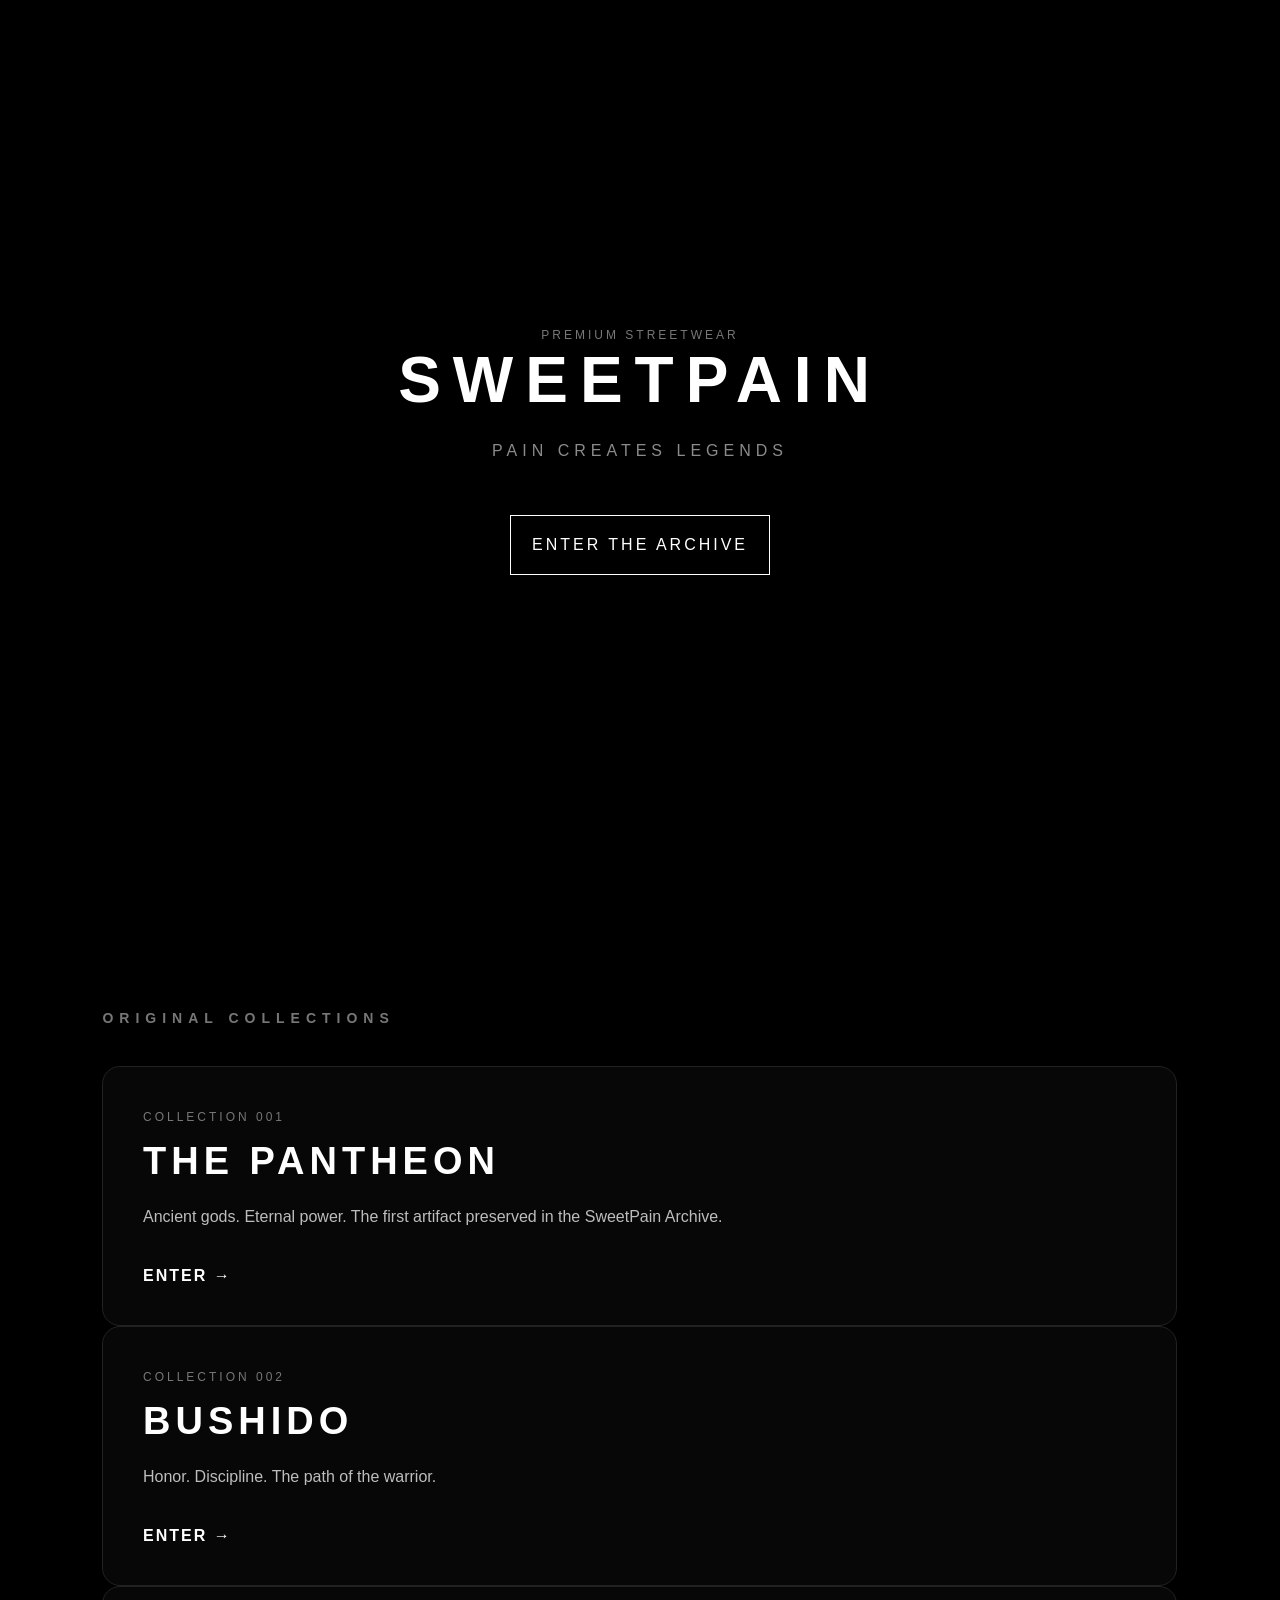
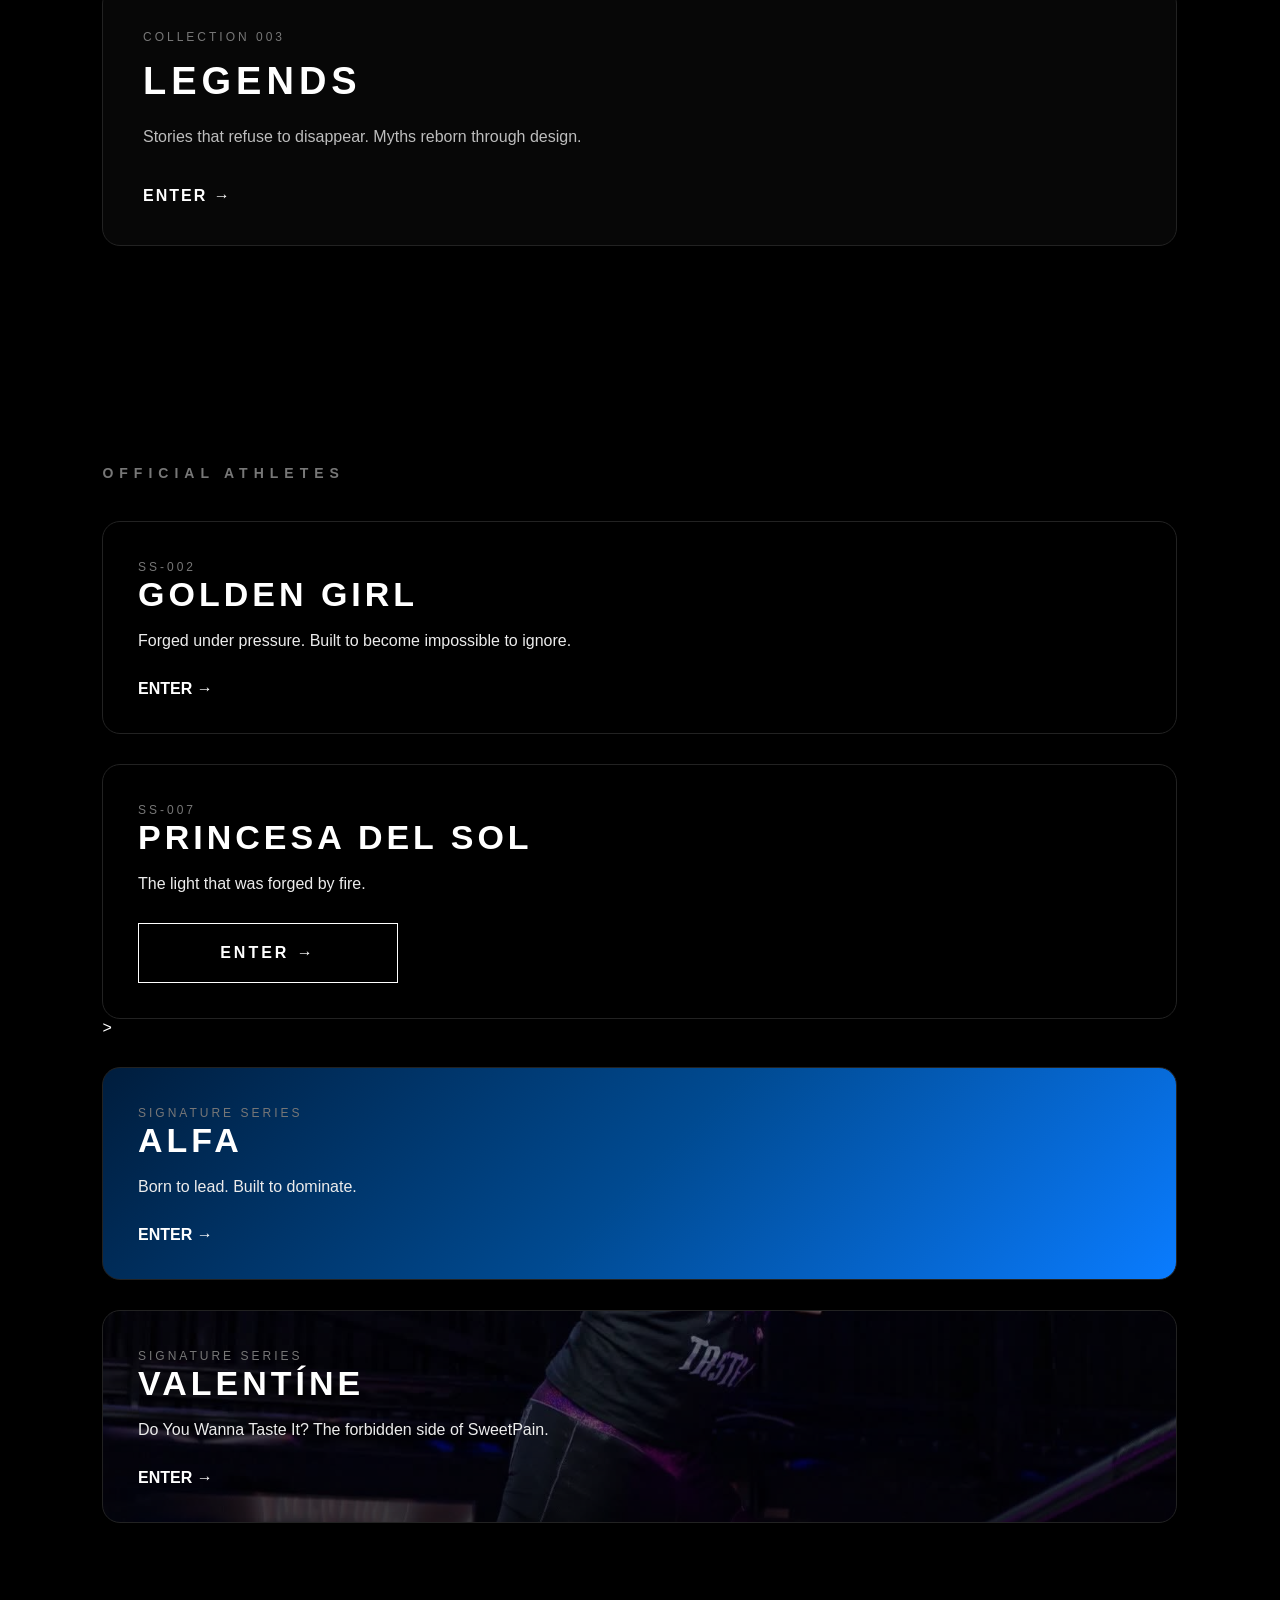
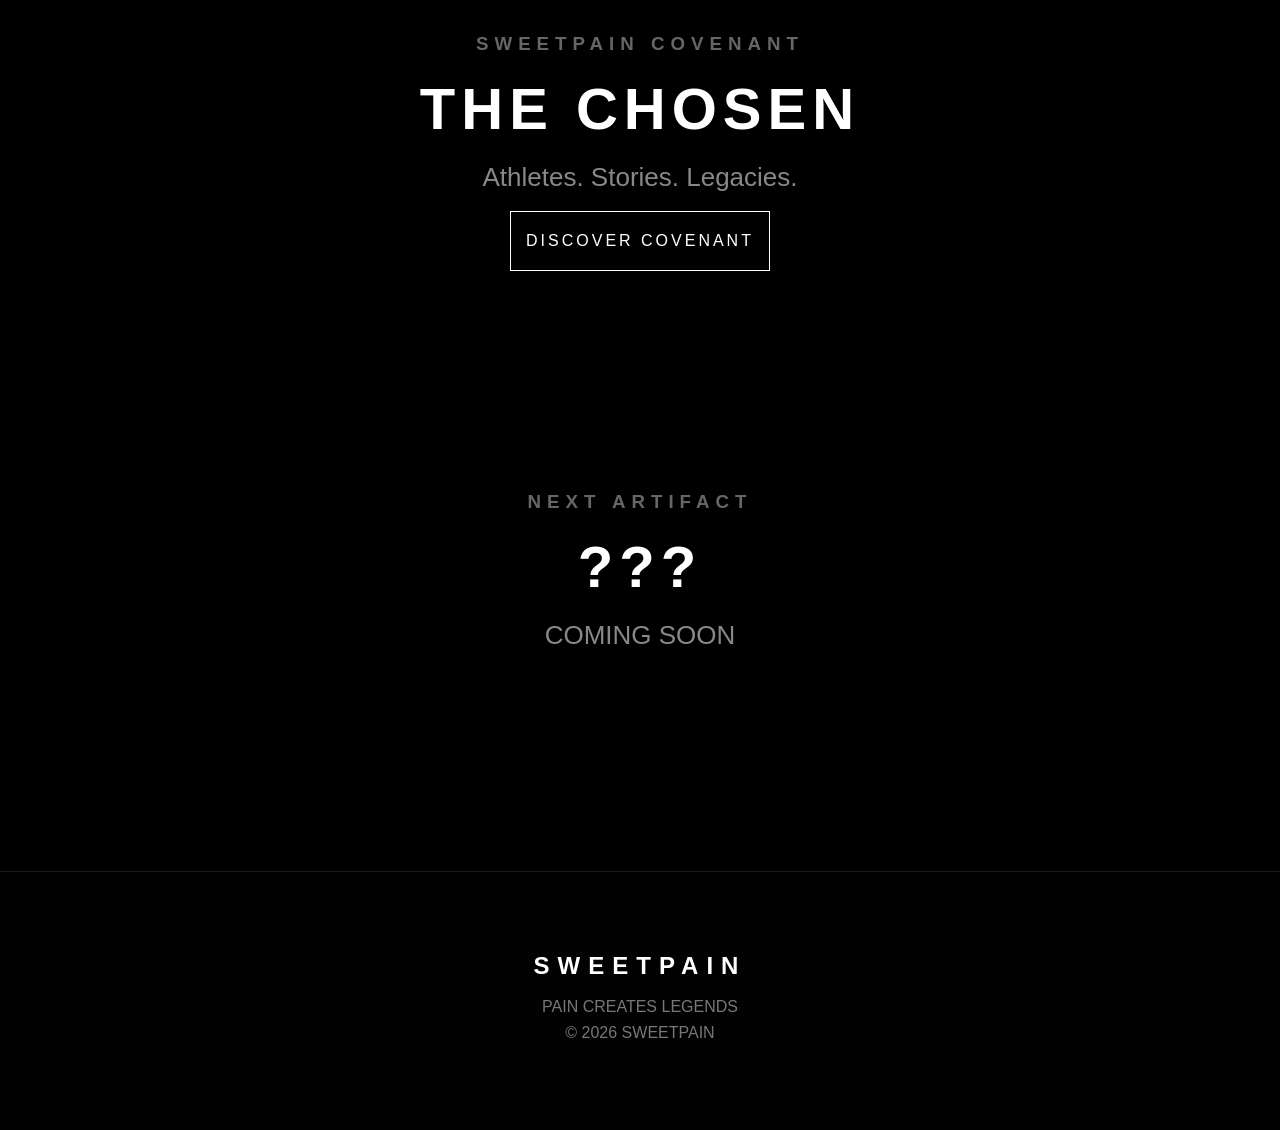
<file: index.html>
<!DOCTYPE html>
<html lang="en">

<head>

<meta charset="UTF-8">

<meta name="viewport" content="width=device-width, initial-scale=1.0">

<title>SWEETPAIN | Archive</title>

<meta name="description" content="Pain Creates Legends. Premium Streetwear Archive.">

<link rel="stylesheet" href="style.css">

</head>


<body>


<!-- ======================================
LOADER
====================================== -->


<div id="loader">

<div class="loader-content">

<h1>SWEETPAIN</h1>

<p>LOADING ARCHIVE...</p>

<div class="loader-bar">

<div class="loader-progress"></div>

</div>

</div>

</div>



<!-- ======================================
TRANSITION
====================================== -->


<div id="transition">

<h1>ACCESS GRANTED</h1>

</div>



<!-- ======================================
HOME HERO
====================================== -->


<header class="hero">


<div class="hero-content">


<span class="small">

PREMIUM STREETWEAR

</span>


<h1>

SWEETPAIN

</h1>


<p>

PAIN CREATES LEGENDS

</p>



<a href="#archive" class="enterButton">

ENTER THE ARCHIVE

</a>


</div>


</header>





<main>



<!-- ======================================
THE ARCHIVE
====================================== -->


<section id="archive">


<div class="category">


<h3>

ORIGINAL COLLECTIONS

</h3>


</div>




<div class="cardGrid">



<!-- PANTHEON -->


<article class="card">


<span class="small">

COLLECTION 001

</span>


<h2>

THE PANTHEON

</h2>


<p>

Ancient gods. Eternal power.

The first artifact preserved in the SweetPain Archive.

</p>



<a href="pantheon.html">

ENTER →

</a>



</article>





<!-- BUSHIDO -->


<article class="card">


<span class="small">

COLLECTION 002

</span>


<h2>

BUSHIDO

</h2>


<p>

Honor.

Discipline.

The path of the warrior.

</p>



<a href="bushido.html">

ENTER →

</a>



</article>





<!-- LEGENDS -->


<article class="card">


<span class="small">

COLLECTION 003

</span>


<h2>

LEGENDS

</h2>


<p>

Stories that refuse to disappear.

Myths reborn through design.

</p>



<a href="legends.html">

ENTER →

</a>



</article>




</div>


</section>





<!-- ======================================
SIGNATURE SERIES
====================================== -->


<section>


<div class="category">


<h3>

OFFICIAL ATHLETES

</h3>


</div>




<div class="signatureGrid">





<!-- GOLDEN GIRL -->


<article class="signature">


<span class="small">

SS-002

</span>


<h2>

GOLDEN GIRL

</h2>


<p>

Forged under pressure.

Built to become impossible to ignore.

</p>


<a href="goldengirl.html">

ENTER →

</a>


</article>

  
  
  
<!-- PRINCESA DEL SOL -->

<article class="signature">


<span class="small">


        SS-007

    </span>


    <h2>

        PRINCESA DEL SOL

    </h2>


    <p>

        The light that was forged by fire.

    </p>


    <a href="princesa.html" class="enterButton">

        ENTER →

    </a>


</article>>










<!-- ALFA -->


<article class="signature alfa">


<span class="small">

SIGNATURE SERIES

</span>


<h2>

ALFA

</h2>


<p>

Born to lead.

Built to dominate.

</p>


<a href="alfa.html">

ENTER →

</a>


</article>






<!-- ======================================
VALENTÍNE
====================================== -->


<article class="signature valentine">


<span class="small">

SIGNATURE SERIES

</span>


<h2>

VALENTÍNE

</h2>


<p>

Do You Wanna Taste It?

The forbidden side of SweetPain.

</p>


<a href="valentine.html">

ENTER →

</a>


</article>




<!-- ======================================
SWEETPAIN COVENANT
====================================== -->


<section class="locked">


<h3>

SWEETPAIN COVENANT

</h3>


<h1>

THE CHOSEN

</h1>


<p>

Athletes.

Stories.

Legacies.

</p>


<br>


<a href="covenant.html" class="enterButton">

DISCOVER COVENANT

</a>


</section>






<!-- ======================================
NEXT RELEASE
====================================== -->


<section class="locked">


<h3>

NEXT ARTIFACT

</h3>


<h1>

???

</h1>


<p>

COMING SOON

</p>


</section>





</main>






<!-- ======================================
FOOTER
====================================== -->


<footer>


<h2>

SWEETPAIN

</h2>


<p>

PAIN CREATES LEGENDS

</p>


<p>

© 2026 SWEETPAIN

</p>


</footer>






<script src="script.js"></script>


</body>

</html>
</file>
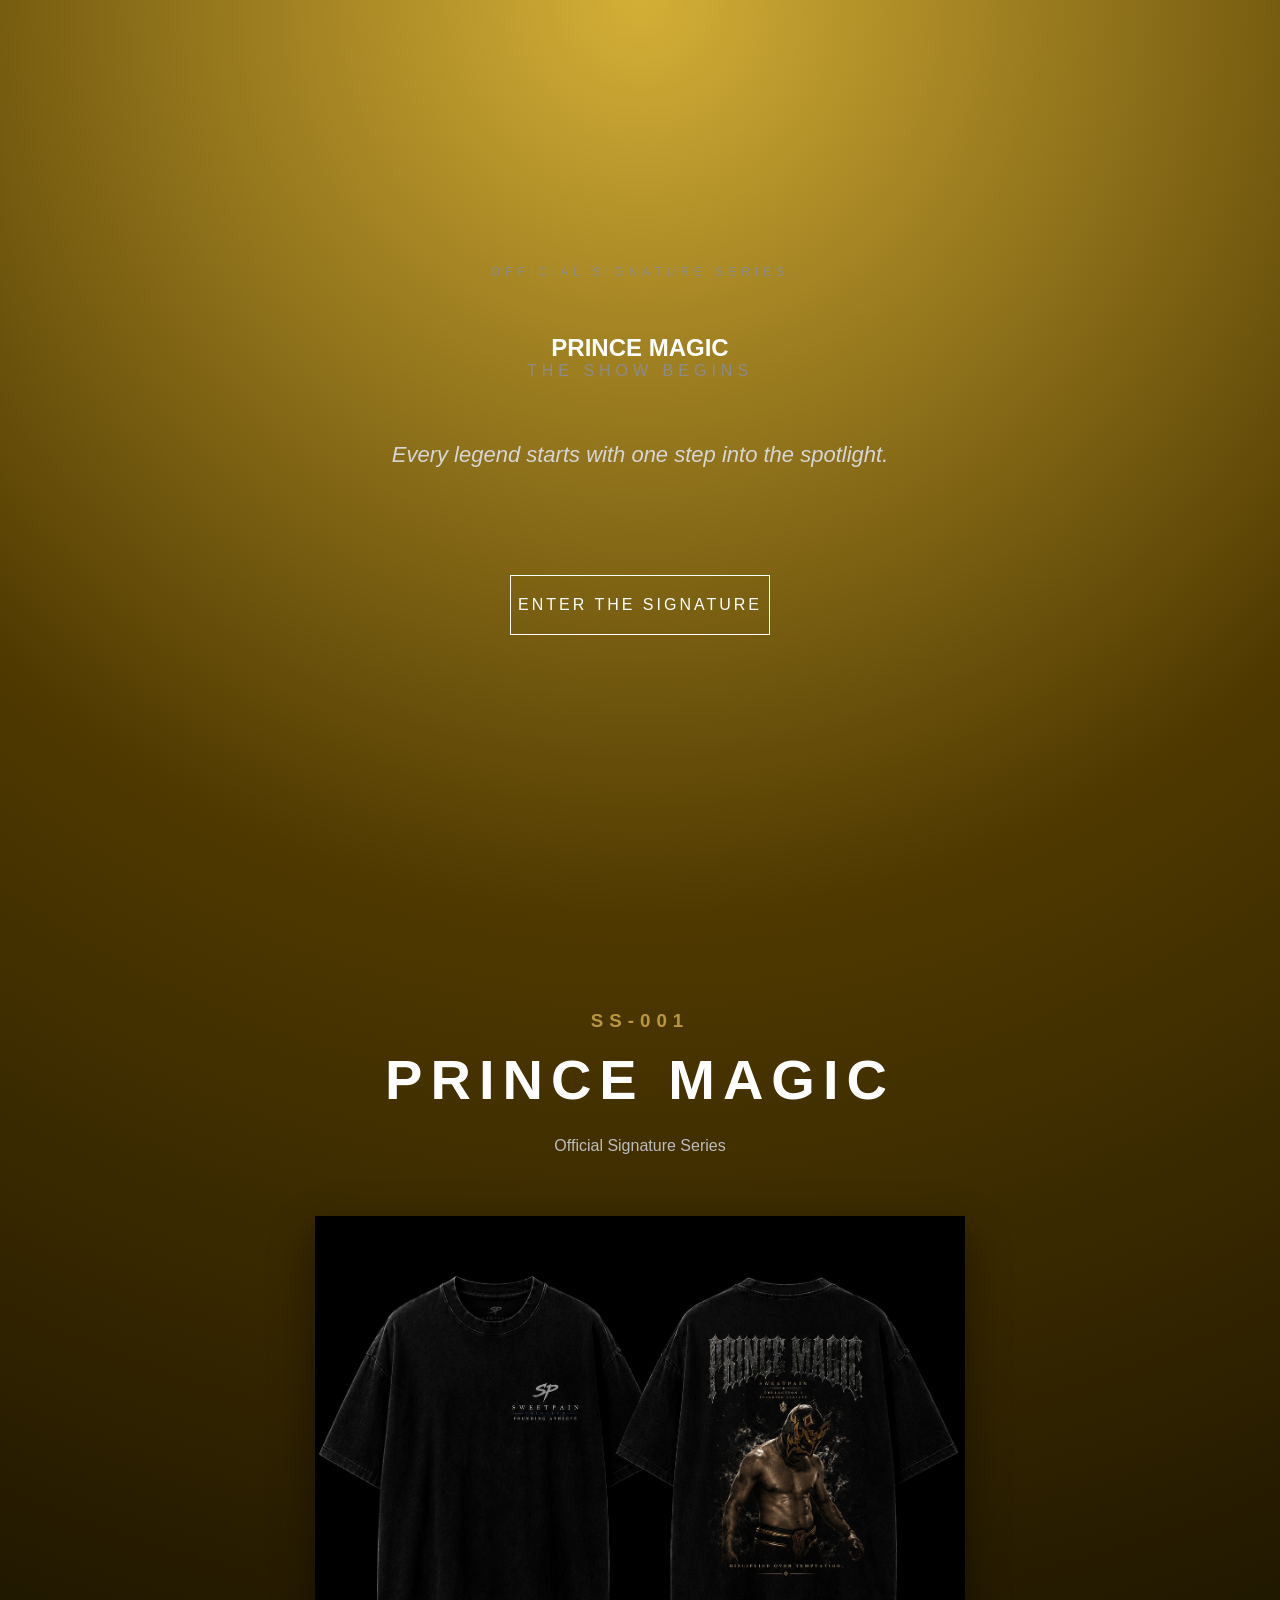
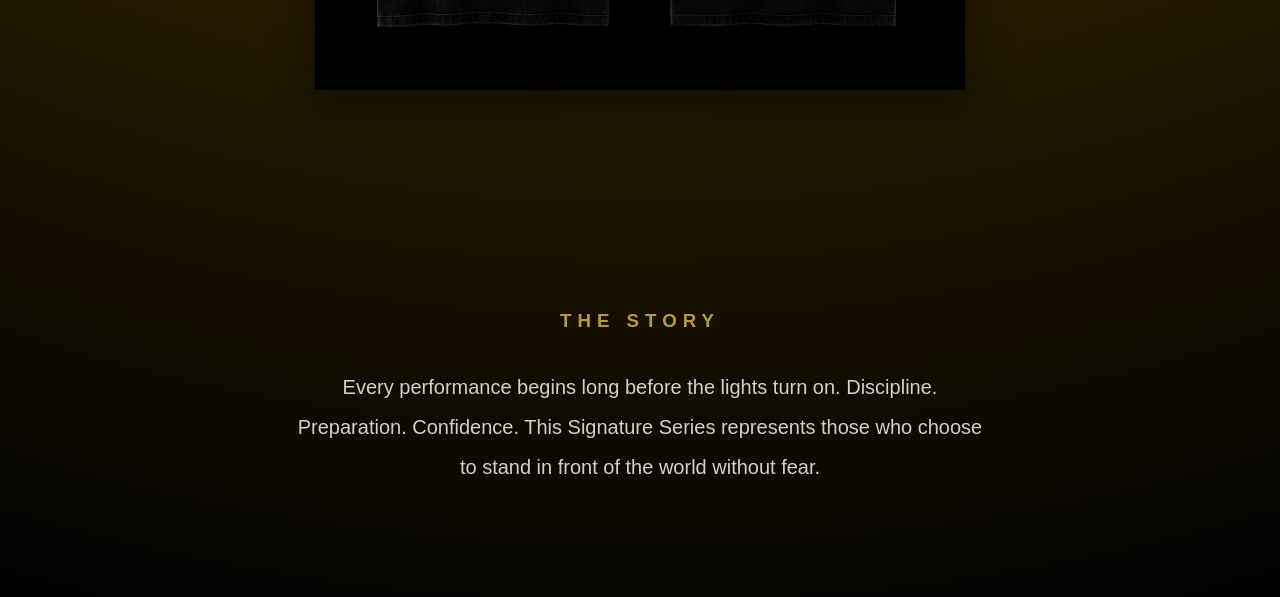
<file: prince-Magic.html>
<!DOCTYPE html>
<html lang="en">

<head>

<meta charset="UTF-8">
<meta name="viewport" content="width=device-width, initial-scale=1.0">

<title>PRINCE MAGIC | SWEETPAIN</title>

<link rel="stylesheet" href="style.css">

</head>

<body class="prince-page">

<header class="hero">

<p class="small">

OFFICIAL SIGNATURE SERIES

</p>

<h2>

PRINCE MAGIC

</h2>

<p>

THE SHOW BEGINS

</p>

<span class="quote">

Every legend starts with one step into the spotlight.

</span>

<br><br>

<a href="#signature" class="enterButton">

ENTER THE SIGNATURE

</a>

</header>

<main>

<section id="signature" class="artifact">

<h3>

SS-001

</h3>

<h2>

PRINCE MAGIC

</h2>

<p>

Official Signature Series

</p>

<img src="princemockup.jpg" alt="Prince Magic Mockup" class="mainMockup">

</section>

<section class="story">

<h3>

THE STORY

</h3>

<p>

Every performance begins long before the lights turn on.

Discipline.

Preparation.

Confidence.

This Signature Series represents those who choose to stand in front of the world without fear.

</p>

</section>
</file>
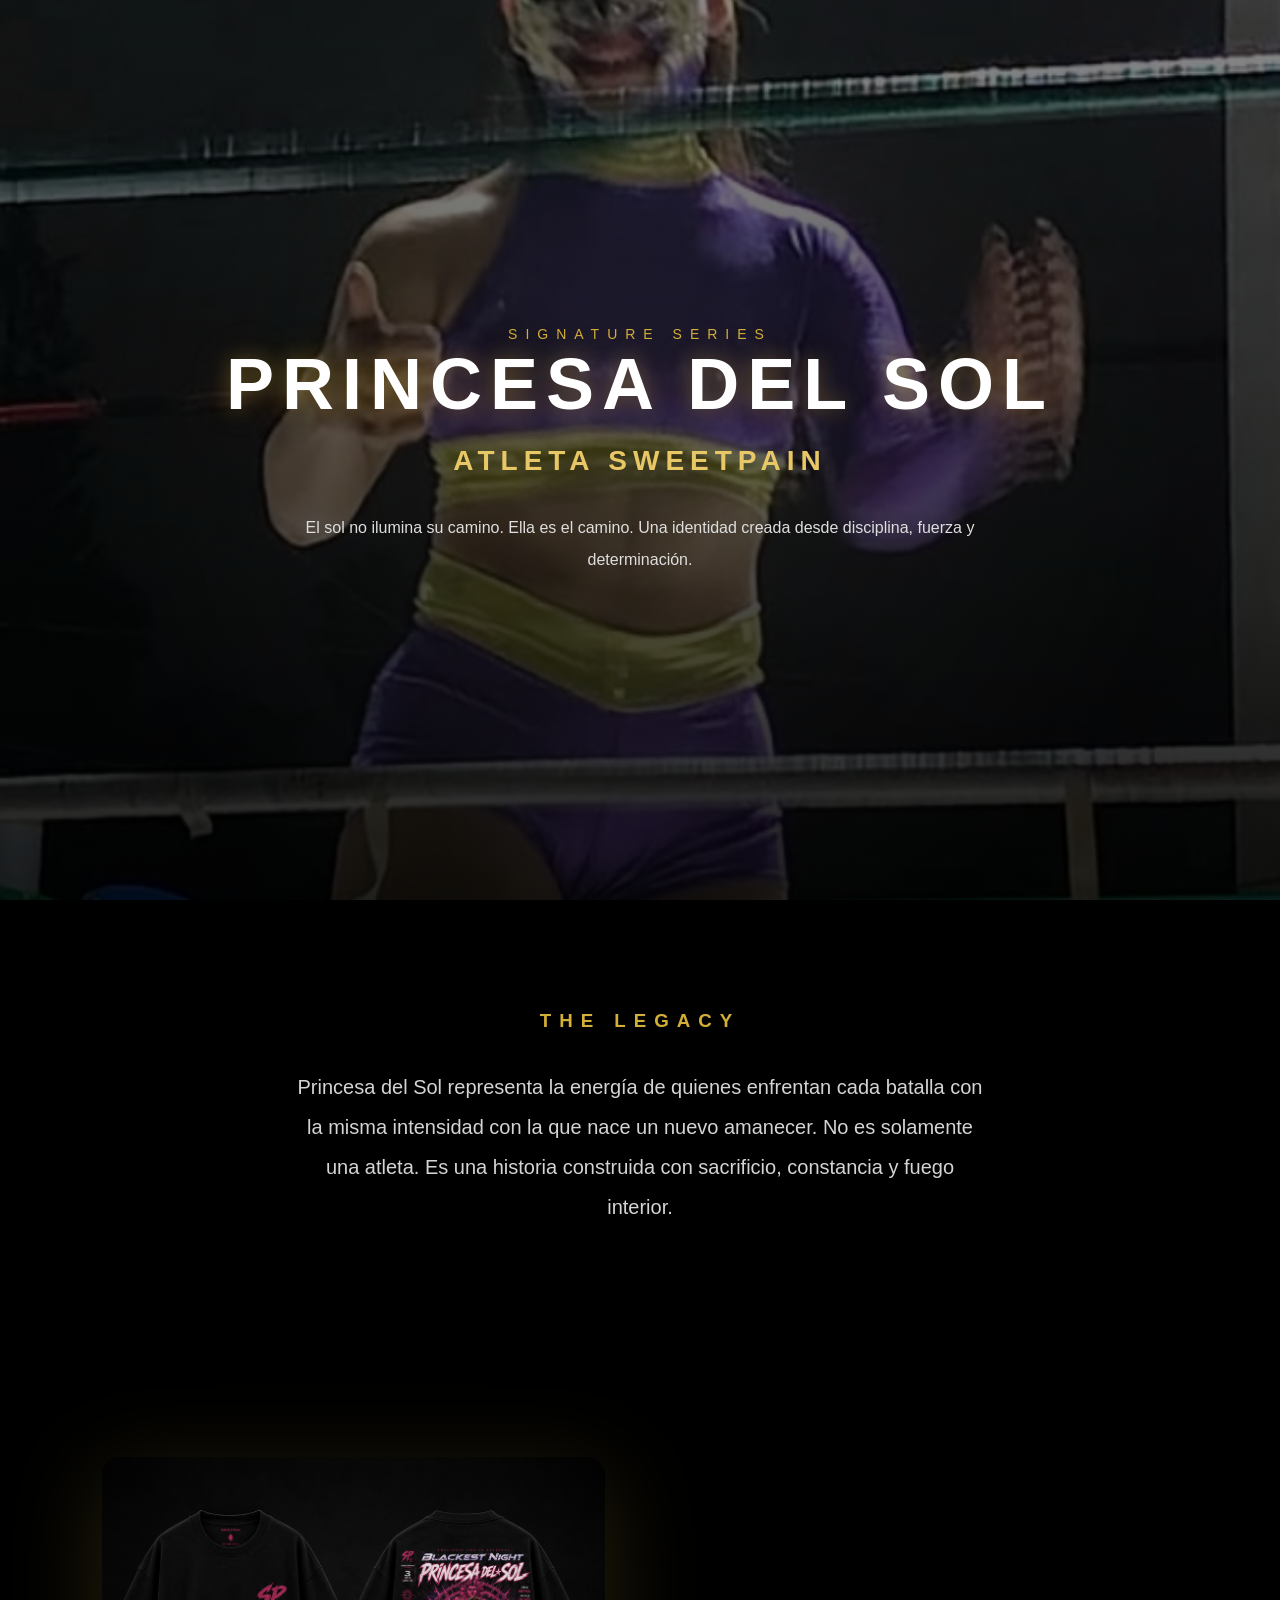
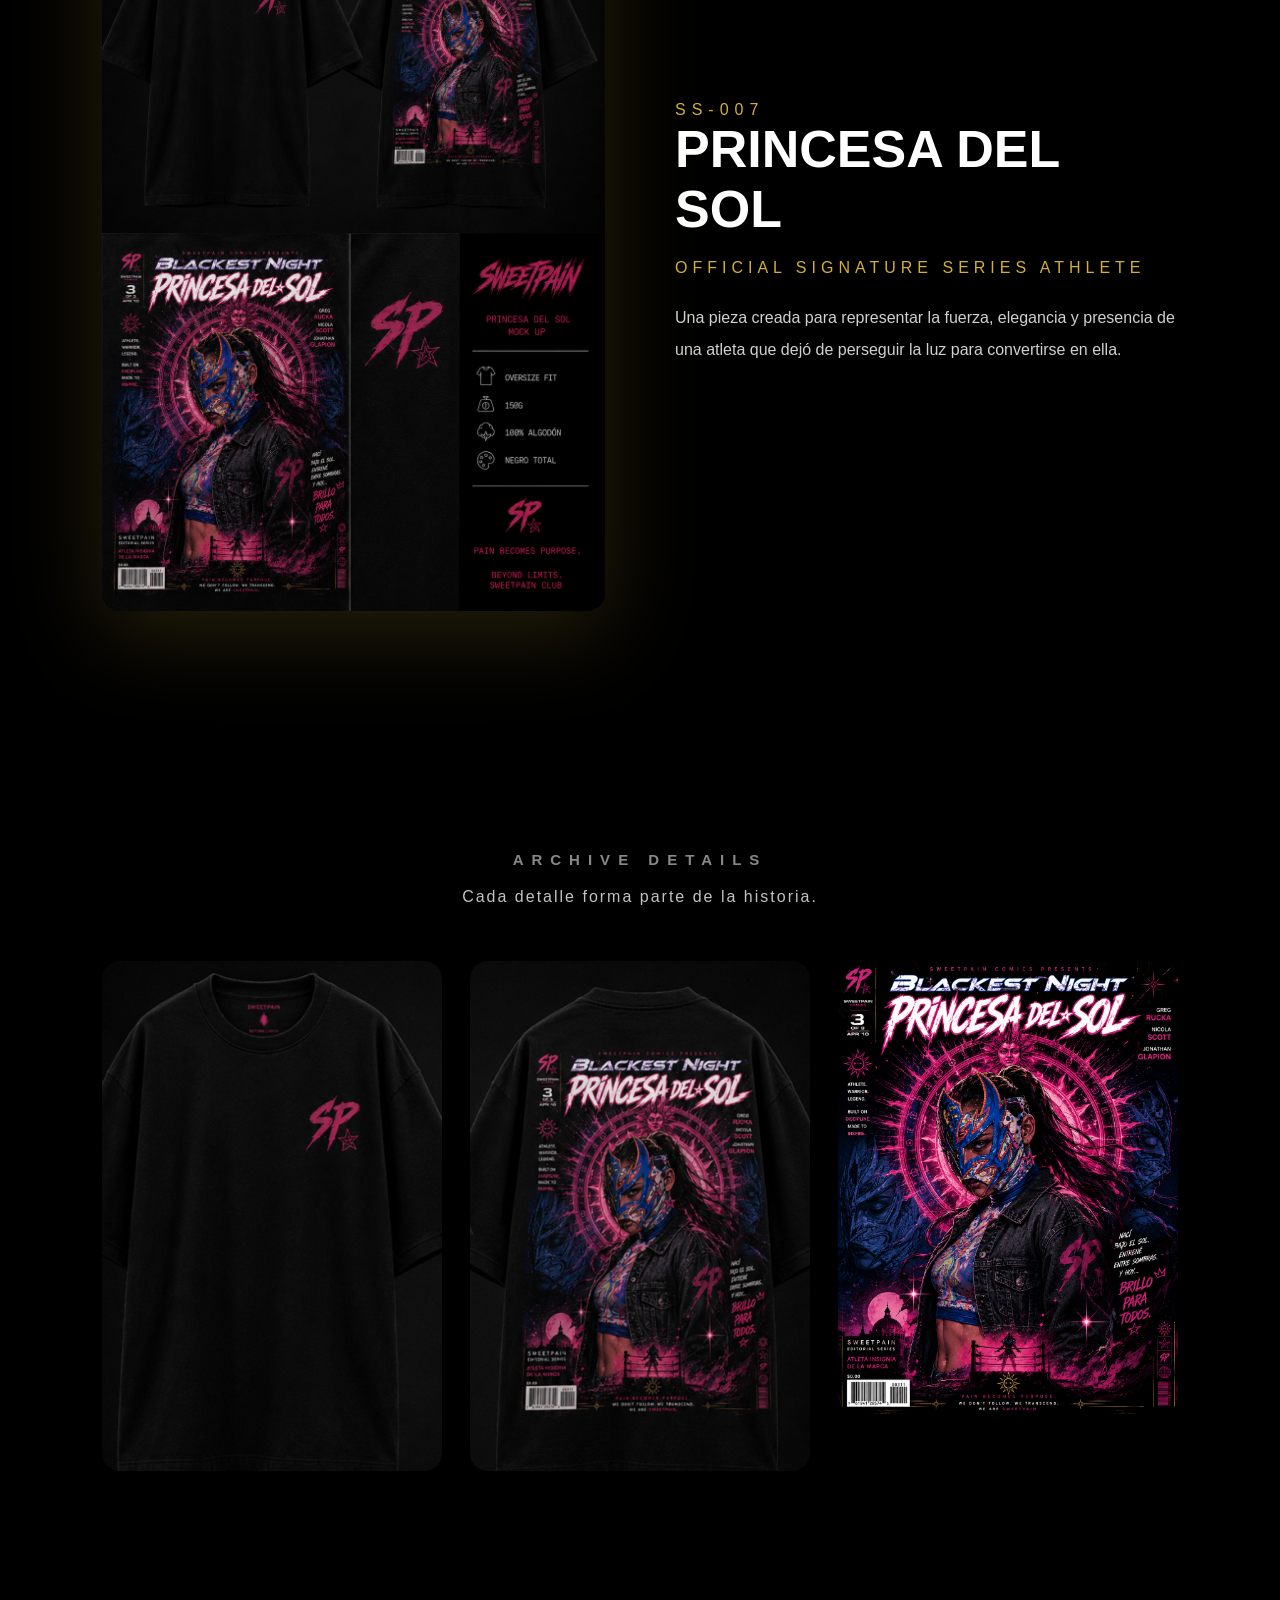
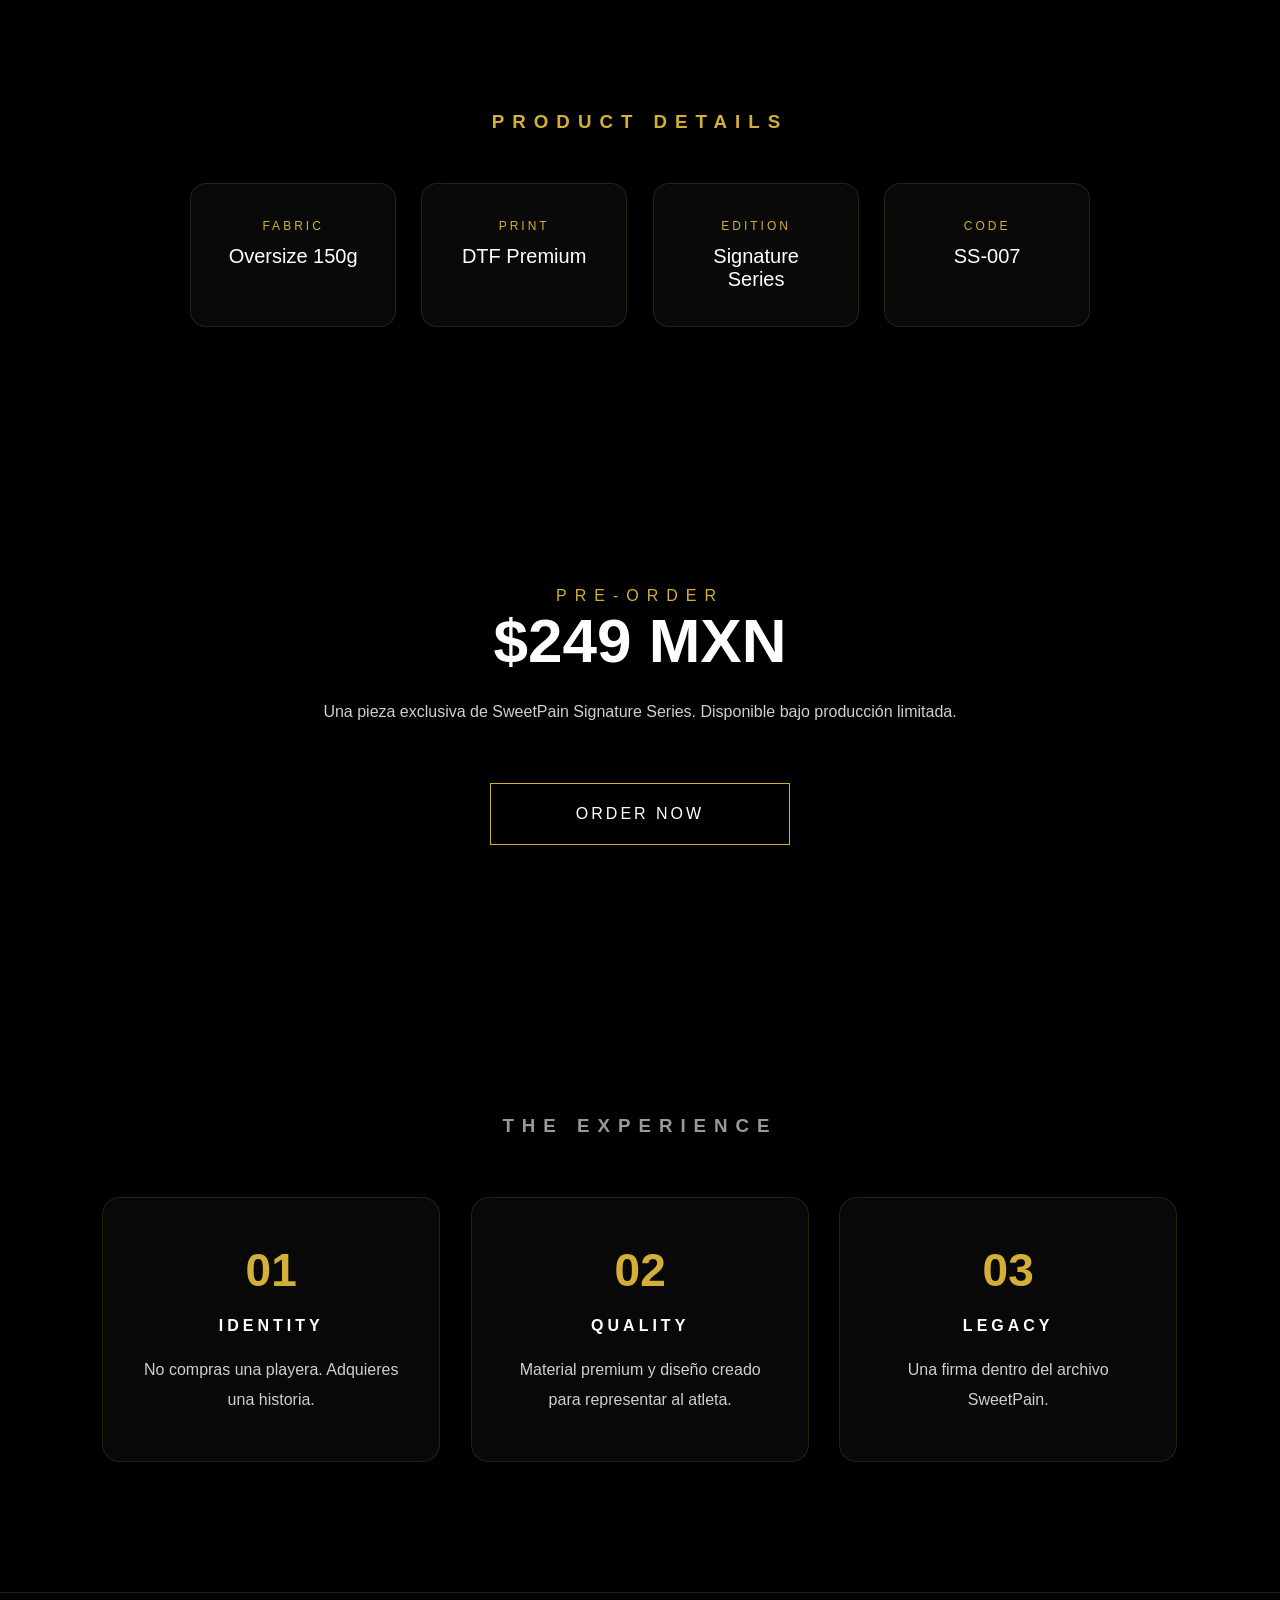
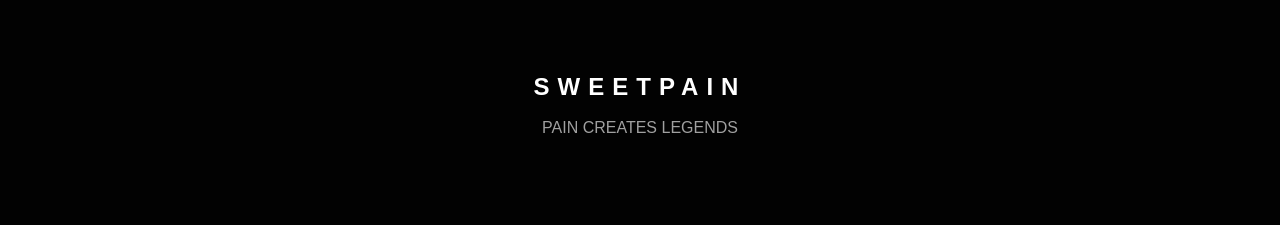
<file: princesa.html>
<!DOCTYPE html>
<html lang="en">

<head>

<meta charset="UTF-8">

<meta name="viewport" content="width=device-width, initial-scale=1.0">

<title>PRINCESA DEL SOL | SweetPain</title>

<meta name="description" content="SweetPain Signature Series | Princesa del Sol">

<link rel="stylesheet" href="style.css">

</head>


<body class="princesa-page">


<!-- LOADER -->

<div id="loader">

<div class="loader-content">

<h1>SWEETPAIN</h1>

<p>Loading Archive...</p>

<div class="loader-bar">

<div class="loader-progress"></div>

</div>

</div>

</div>



<!-- TRANSITION -->

<div id="transition" class="hide">

<div class="transition-content">

<h1>ACCESS GRANTED</h1>

<p>WELCOME TO SWEETPAIN</p>

</div>

</div>



<!-- HERO -->

<section class="signatureHero">


<div class="heroOverlay"></div>


<div class="heroContent">


<span class="seriesTitle">

SIGNATURE SERIES

</span>



<h1>

PRINCESA DEL SOL

</h1>



<h3>

ATLETA SWEETPAIN

</h3>



<p class="heroDescription">

El sol no ilumina su camino.

Ella es el camino.

Una identidad creada desde disciplina, fuerza y determinación.

</p>


</div>


</section>





<!-- STORY -->


<section class="story">


<h3>

THE LEGACY

</h3>


<p>

Princesa del Sol representa la energía de quienes enfrentan cada batalla con la misma intensidad con la que nace un nuevo amanecer.

No es solamente una atleta.

Es una historia construida con sacrificio, constancia y fuego interior.

</p>


</section>





<!-- PRODUCT -->


<section class="signatureProduct">



<div class="productImage">


<img src="princesamockup.png" alt="Princesa del Sol Mockup">


</div>




<div class="productInfo">


<span class="collectionNumber" id="seriesCode">

SS-007

</span>


<h2 id="buyTitle">

PRINCESA DEL SOL

</h2>



<p class="officialText">

OFFICIAL SIGNATURE SERIES ATHLETE

</p>



<p class="productDescription">

Una pieza creada para representar la fuerza, elegancia y presencia de una atleta que dejó de perseguir la luz para convertirse en ella.

</p>


</div>


</section>





<!-- GALLERY -->


<section class="gallery">


<h3>

ARCHIVE DETAILS

</h3>



<p class="gallerySubtitle">

Cada detalle forma parte de la historia.

</p>



<div class="gallery-grid">


<div class="galleryItem">

<img src="princesafrente.png">

</div>


<div class="galleryItem">

<img src="princesaespalda.png">

</div>


<div class="galleryItem">

<img src="princesaestampado.png">

</div>


</div>


</section>





<!-- DETAILS -->


<section class="details">


<h3>

PRODUCT DETAILS

</h3>



<div class="detailsGrid">


<div class="detailCard">

<span>

FABRIC

</span>

<p>

Oversize 150g

</p>

</div>



<div class="detailCard">

<span>

PRINT

</span>

<p>

DTF Premium

</p>

</div>



<div class="detailCard">

<span>

EDITION

</span>

<p>

Signature Series

</p>

</div>



<div class="detailCard">

<span>

CODE

</span>

<p>

SS-007

</p>

</div>



</div>


</section>





<!-- BUY -->


<section class="buy">


<span class="seriesBadge">

PRE-ORDER

</span>


<h2 id="productPrice">

$249 MXN

</h2>



<p class="buyDescription">

Una pieza exclusiva de SweetPain Signature Series.

Disponible bajo producción limitada.

</p>



<a href="#" id="preorderButton" class="enterButton">

ORDER NOW

</a>


</section>





<!-- EXPERIENCE -->


<section class="experience">


<h3>

THE EXPERIENCE

</h3>



<div class="experienceGrid">



<div class="experienceCard">

<h2>

01

</h2>

<h4>

IDENTITY

</h4>

<p>

No compras una playera. Adquieres una historia.

</p>

</div>



<div class="experienceCard">

<h2>

02

</h2>

<h4>

QUALITY

</h4>

<p>

Material premium y diseño creado para representar al atleta.

</p>

</div>



<div class="experienceCard">

<h2>

03

</h2>

<h4>

LEGACY

</h4>

<p>

Una firma dentro del archivo SweetPain.

</p>

</div>



</div>


</section>






<footer>


<h2>

SWEETPAIN

</h2>


<p>

PAIN CREATES LEGENDS

</p>


</footer>





<div id="lightbox">

<span id="closeLightbox">

×

</span>


<img id="lightboxImage">

</div>





<script src="script.js"></script>


</body>

</html>
</file>
<file: style.css>
/* ======================================================
   SWEETPAIN | STYLE V3
   PART 1
   RESET • GLOBAL • LOADER • HERO • HOME
====================================================== */

/* ==========================
RESET
========================== */

*{
    margin:0;
    padding:0;
    box-sizing:border-box;
}

html{
    scroll-behavior:smooth;
}

body{
    background:#000;
    color:#fff;
    font-family:Arial,Helvetica,sans-serif;
    overflow-x:hidden;
}

img{
    display:block;
    width:100%;
}

a{
    color:inherit;
    text-decoration:none;
}

.hidden{
    opacity:0;
    transform:translateY(40px);
    transition:.7s;
}

.show{
    opacity:1;
    transform:translateY(0);
}

/* ==========================
LOADER
========================== */

#loader{

    position:fixed;

    inset:0;

    background:#000;

    display:flex;

    justify-content:center;

    align-items:center;

    z-index:99999;

    transition:.7s;

}

#loader.hide{

    opacity:0;

    visibility:hidden;

    pointer-events:none;

}

.loader-content{

    width:min(420px,90%);

    text-align:center;

}

.loader-content h1{

    font-size:54px;

    letter-spacing:10px;

    margin-bottom:20px;

}

.loader-content p{

    color:#8d8d8d;

    letter-spacing:4px;

    margin-bottom:35px;

}

.loader-bar{

    width:100%;

    height:3px;

    background:#1d1d1d;

    overflow:hidden;

}

.loader-progress{

    width:0;

    height:100%;

    background:#fff;

    animation:loading 2.2s linear forwards;

}

@keyframes loading{

    from{

        width:0;

    }

    to{

        width:100%;

    }

}

/* ==========================
HOME HERO
========================== */

.hero{

    min-height:100vh;

    display:flex;

    flex-direction:column;

    justify-content:center;

    align-items:center;

    text-align:center;

    padding:40px 20px;

}

.hero h1{

    font-size:64px;

    letter-spacing:12px;

    margin-bottom:25px;

}

.hero p{

    color:#8b8b8b;

    letter-spacing:5px;

    margin-bottom:55px;

}

/* ==========================
BUTTON
========================== */

.enterButton{

    display:inline-flex;

    justify-content:center;

    align-items:center;

    min-width:260px;

    height:60px;

    border:1px solid #fff;

    letter-spacing:3px;

    text-transform:uppercase;

    transition:.35s;

}

.enterButton:hover{

    background:#fff;

    color:#000;

}

/* ==========================
SECTIONS
========================== */

section{

    padding:110px 8%;

}

.category h3{

    letter-spacing:6px;

    color:#777;

    font-size:14px;

    margin-bottom:40px;

}

/* ==========================
ORIGINAL COLLECTION
========================== */

.card{

    background:#070707;

    border:1px solid #222;

    border-radius:18px;

    padding:40px;

    transition:.35s;

}

.card:hover{

    transform:translateY(-8px);

    border-color:#fff;

}

.small{

    color:#777;

    letter-spacing:3px;

    font-size:12px;

}

.card h2{

    margin-top:15px;

    font-size:38px;

    letter-spacing:5px;

}

.card p{

    margin:20px 0 35px;

    color:#bdbdbd;

    line-height:1.8;

}

.card a{

    font-weight:bold;

    letter-spacing:2px;

}

/* ==========================
SIGNATURE SERIES
========================== */

.signature{

    margin-top:30px;

    padding:35px;

    border-radius:18px;

    border:1px solid #222;

    transition:.35s;

}

.signature:hover{

    transform:translateY(-8px);

}

.signature h2{

    font-size:34px;

    letter-spacing:4px;

}

.signature p{

    margin:18px 0 30px;

    color:#ececec;

}

.signature a{

    font-weight:bold;

}

/* ==========================
CARD COLORS
========================== */

.cosmico{

    background:linear-gradient(135deg,#14001e,#2b0045,#4c0b8f);

}

.alfa{

    background:linear-gradient(135deg,#001d3d,#004a91,#0a7cff);

}

.prince{

    background:linear-gradient(135deg,#463200,#8a6200,#d6a300);

}

/* ==========================
NEXT RELEASE
========================== */

.locked{

    text-align:center;

}

.locked h3{

    letter-spacing:6px;

    color:#666;

}

.locked h1{

    margin:20px 0;

    font-size:58px;

    letter-spacing:6px;

}

.locked p{

    color:#888;

    font-size:26px;

}

/* ==========================
FOOTER
========================== */

footer{

    padding:80px 20px;

    text-align:center;

    border-top:1px solid #1c1c1c;

}

footer h2{

    letter-spacing:8px;

    margin-bottom:18px;

}

footer p{

    color:#777;

    margin:8px 0;

}

/* ==========================
RESPONSIVE
========================== */

@media(max-width:768px){

.hero h1{

    font-size:44px;

    letter-spacing:7px;

}

.hero p{

    letter-spacing:3px;

}

.card h2{

    font-size:30px;

}

.signature h2{

    font-size:28px;

}

.locked h1{

    font-size:42px;

}

.enterButton{

    width:100%;

}

} 
/* ======================================================
   THE PANTHEON
====================================================== */

.pantheon-page{

    background:#000;

    color:#fff;

}

/* ==========================
HERO
========================== */

.pantheon-hero{

    min-height:100vh;

    display:flex;

    flex-direction:column;

    justify-content:center;

    align-items:center;

    text-align:center;

    padding:40px;

    background:

    linear-gradient(
    180deg,
    #000 0%,
    #070707 100%
    );

}

.pantheon-hero h1{

    font-size:72px;

    letter-spacing:12px;

    margin-bottom:20px;

}

.pantheon-hero p{

    color:#b9973d;

    letter-spacing:6px;

    margin-bottom:45px;

}

.quote{

    display:block;

    max-width:750px;

    font-size:22px;

    line-height:1.8;

    color:#d5d5d5;

    font-style:italic;

    margin-bottom:65px;

}

/* ==========================
ARTIFACT
========================== */

.artifact{

    text-align:center;

}

.artifact h3{

    color:#b9973d;

    letter-spacing:6px;

    margin-bottom:15px;

}

.artifact h2{

    font-size:56px;

    letter-spacing:8px;

    margin-bottom:20px;

}

.artifact p{

    color:#bcbcbc;

    line-height:1.8;

    margin-bottom:55px;

}

.mainMockup{

    width:100%;

    max-width:650px;

    margin:auto;

    transition:.4s;

}

.mainMockup:hover{

    transform:scale(1.03);

}

/* ==========================
STORY
========================== */

.story{

    max-width:900px;

    margin:auto;

    text-align:center;

}

.story h3{

    color:#b9973d;

    letter-spacing:6px;

    margin-bottom:35px;

}

.story p{

    color:#d0d0d0;

    line-height:2;

    font-size:20px;

}

/* ==========================
GALLERY
========================== */

.gallery{

    text-align:center;

}

.gallery h3{

    color:#b9973d;

    letter-spacing:6px;

    margin-bottom:45px;

}

.gallery-grid{

    display:grid;

    grid-template-columns:

    repeat(auto-fit,minmax(250px,1fr));

    gap:25px;

}

.gallery-grid img{

    border-radius:16px;

    cursor:pointer;

    transition:.35s;

}

.gallery-grid img:hover{

    transform:scale(1.04);

}

/* ==========================
BUY
========================== */

.buy{

    text-align:center;

}

.buy h3{

    color:#b9973d;

    letter-spacing:6px;

    margin-bottom:20px;

}

.buy h2{

    font-size:60px;

    margin-bottom:50px;

}

/* ==========================
PRODUCT INFO
========================== */

.productSpecs{

    display:grid;

    grid-template-columns:

    repeat(auto-fit,minmax(180px,1fr));

    gap:20px;

    max-width:900px;

    margin:50px auto;

}

.spec{

    background:#090909;

    border:1px solid #222;

    border-radius:14px;

    padding:28px;

    transition:.35s;

}

.spec:hover{

    transform:translateY(-6px);

    border-color:#b9973d;

}

.spec span{

    display:block;

    color:#777;

    font-size:12px;

    letter-spacing:4px;

    margin-bottom:12px;

}

.spec p{

    font-size:20px;

    letter-spacing:2px;

}

/* ==========================
SIZES
========================== */

.sizes{

    margin-top:70px;

}

.sizes h4{

    color:#b9973d;

    letter-spacing:5px;

    margin-bottom:30px;

}

.sizeGrid{

    display:flex;

    justify-content:center;

    flex-wrap:wrap;

    gap:18px;

    margin-bottom:45px;

}

.sizeGrid span{

    width:70px;

    height:70px;

    display:flex;

    justify-content:center;

    align-items:center;

    border:1px solid #444;

    transition:.35s;

    cursor:pointer;

}

.sizeGrid span:hover{

    background:#b9973d;

    color:#000;

}

/* ==========================
MADE ON DEMAND
========================== */

.madeOnDemand{

    margin-top:35px;

    color:#9f9f9f;

    letter-spacing:2px;

    line-height:2;

}

/* ==========================
EXPERIENCE
========================== */

.experience{

    text-align:center;

}

.experience h3{

    color:#b9973d;

    letter-spacing:8px;

    margin-bottom:55px;

}

.experienceGrid{

    display:grid;

    grid-template-columns:

    repeat(auto-fit,minmax(240px,1fr));

    gap:25px;

}

.experienceCard{

    background:#090909;

    border:1px solid #222;

    border-radius:16px;

    padding:40px 25px;

    transition:.35s;

}

.experienceCard:hover{

    transform:translateY(-8px);

    border-color:#b9973d;

}

.experienceCard h2{

    font-size:42px;

    margin-bottom:20px;

}

.experienceCard h4{

    margin-bottom:18px;

    letter-spacing:3px;

}

.experienceCard p{

    color:#cfcfcf;

    line-height:1.8;

}

/* ==========================
NEXT ARTIFACT
========================== */

.nextArtifact{

    text-align:center;

    border-top:1px solid #222;

}

.nextArtifact h3{

    color:#777;

    letter-spacing:8px;

}

.nextArtifact h1{

    font-size:90px;

    color:#444;

    margin:25px 0;

}

.nextArtifact p{

    color:#888;

    letter-spacing:5px;

    font-size:28px;

}

/* ==========================
PANTHEON FOOTER
========================== */

.pantheon-page footer{

    border-top:1px solid #222;

}

/* ==========================
RESPONSIVE
========================== */

@media(max-width:768px){

.pantheon-hero h1{

    font-size:48px;

    letter-spacing:7px;

}

.quote{

    font-size:18px;

}

.artifact h2{

    font-size:40px;

}

.buy h2{

    font-size:44px;

}

.nextArtifact h1{

    font-size:62px;

}

}

 /* ======================================================
   OFFICIAL SIGNATURE SERIES
   (Base para todos los colaboradores)
====================================================== */

.signature-page{

    background:#000;

    color:#fff;

    min-height:100vh;

}

/* ==========================
HERO
========================== */

.signatureHero{

    min-height:100vh;

    display:flex;

    justify-content:center;

    align-items:center;

    text-align:center;

    padding:40px;

    position:relative;

    overflow:hidden;

}

.heroOverlay{

    position:absolute;

    inset:0;

    background:
    radial-gradient(circle,
    rgba(255,255,255,.06),
    transparent 70%);

}

.heroContent{

    position:relative;

    z-index:2;

    max-width:900px;

}

.seriesTitle{

    letter-spacing:8px;

    font-size:14px;

    color:#999;

    margin-bottom:25px;

}

.signatureHero h1{

    font-size:72px;

    letter-spacing:10px;

    margin-bottom:20px;

}

.signatureHero h3{

    font-size:28px;

    letter-spacing:6px;

    margin-bottom:35px;

}

.heroDescription{

    max-width:700px;

    margin:auto;

    line-height:1.9;

    color:#d0d0d0;

}

/* ==========================
PRODUCT
========================== */

.signatureProduct{

    display:grid;

    grid-template-columns:1fr 1fr;

    gap:70px;

    align-items:center;

    padding:120px 8%;

}

.productImage img{

    width:100%;

    border-radius:18px;

    transition:.4s;

}

.productImage img:hover{

    transform:scale(1.03);

}

.collectionNumber{

    color:#999;

    letter-spacing:6px;

    margin-bottom:15px;

}

.productInfo h2{

    font-size:52px;

    margin-bottom:20px;

}

.officialText{

    color:#888;

    letter-spacing:4px;

    margin-bottom:25px;

}

.productDescription{

    line-height:2;

    color:#d0d0d0;

}

/* ==========================
DETAILS
========================== */

.details{

    padding:120px 30px;

    text-align:center;

}

.details h3{

    letter-spacing:8px;

    margin-bottom:50px;

}

.detailsGrid{

    display:grid;

    grid-template-columns:
    repeat(auto-fit,minmax(180px,1fr));

    gap:25px;

    max-width:900px;

    margin:auto;

}

.detailCard{

    background:#090909;

    border:1px solid #222;

    border-radius:16px;

    padding:35px;

    transition:.35s;

}

.detailCard:hover{

    transform:translateY(-8px);

}

.detailCard span{

    display:block;

    color:#777;

    letter-spacing:3px;

    margin-bottom:12px;

    font-size:12px;

}

.detailCard p{

    font-size:20px;

}

/* ==========================
PRINCE MAGIC
========================== */

.prince-page{

    background:

    radial-gradient(circle at top,

    #d4af37,

    #4f3900 40%,

    #000 100%);

}

.prince-page .seriesTitle,

.prince-page .collectionNumber,

.prince-page .details h3{

    color:#d4af37;

}

.prince-page h1{

    color:#ffd95a;

    text-shadow:

    0 0 15px rgba(255,215,0,.5),

    0 0 35px rgba(255,215,0,.25);

}

/* ==========================
COSMICO
========================== */

.cosmico-page{

    background:

    radial-gradient(circle at top,

    #5b0db5,

    #160026 40%,

    #000 100%);

}

.cosmico-page .seriesTitle,

.cosmico-page .collectionNumber,

.cosmico-page .details h3{

    color:#8a5cff;

}

.cosmico-page h1{

    color:#bf9dff;

}

/* ==========================
ALFA
========================== */

.alfa-page{

    background:

    radial-gradient(circle at top,

    #005eff,

    #001f52 45%,

    #000 100%);

}

.alfa-page .seriesTitle,

.alfa-page .collectionNumber,

.alfa-page .details h3{

    color:#53a8ff;

}

.alfa-page h1{

    color:#7bc3ff;

}

/* ==========================
RESPONSIVE
========================== */

@media(max-width:900px){

.signatureProduct{

    grid-template-columns:1fr;

    text-align:center;

}

.signatureHero h1{

    font-size:48px;

}

.signatureHero h3{

    font-size:22px;

}

.productInfo h2{

    font-size:38px;

}

}
/* ======================================================
   PART 4
   GALLERY • LIGHTBOX • BUY • EXPERIENCE • FINAL
====================================================== */

/* ==========================
GALLERY
========================== */

.gallery{

    padding:120px 8%;

    text-align:center;

}

.gallery h3{

    font-size:15px;

    letter-spacing:8px;

    color:#888;

    margin-bottom:20px;

}

.gallerySubtitle{

    color:#c2c2c2;

    margin-bottom:55px;

    letter-spacing:2px;

}

.gallery-grid{

    display:grid;

    grid-template-columns:
    repeat(auto-fit,minmax(260px,1fr));

    gap:28px;

}

.gallery-grid img{

    width:100%;

    border-radius:18px;

    cursor:pointer;

    transition:.35s;

}

.gallery-grid img:hover{

    transform:scale(1.04);

}

/* ==========================
LIGHTBOX
========================== */

#lightbox{

    position:fixed;

    inset:0;

    background:rgba(0,0,0,.95);

    display:flex;

    justify-content:center;

    align-items:center;

    opacity:0;

    visibility:hidden;

    transition:.35s;

    z-index:99999;

}

#lightbox.show{

    opacity:1;

    visibility:visible;

}

#lightbox img{

    max-width:90%;

    max-height:90%;

    border-radius:18px;

}

#closeLightbox{

    position:absolute;

    top:25px;

    right:35px;

    font-size:55px;

    color:#fff;

    cursor:pointer;

    user-select:none;

}

/* ==========================
BUY
========================== */

.buy{

    padding:140px 30px;

    text-align:center;

}

.seriesBadge{

    letter-spacing:8px;

    color:#999;

    margin-bottom:20px;

}

.buy h2{

    font-size:62px;

    margin-bottom:20px;

}

.buyDescription{

    max-width:700px;

    margin:auto;

    color:#cfcfcf;

    line-height:2;

    margin-bottom:55px;

}

.buy .enterButton{

    width:300px;

    height:62px;

    margin:auto;

}

.madeOnDemand{

    margin-top:45px;

    color:#888;

    letter-spacing:3px;

    line-height:2;

    font-size:14px;

}

/* ==========================
EXPERIENCE
========================== */

.experience{

    padding:130px 8%;

    text-align:center;

}

.experience h3{

    letter-spacing:8px;

    color:#999;

    margin-bottom:60px;

}

.experienceGrid{

    display:grid;

    grid-template-columns:

    repeat(auto-fit,minmax(250px,1fr));

    gap:30px;

}

.experienceCard{

    background:#080808;

    border:1px solid #222;

    border-radius:18px;

    padding:45px 30px;

    transition:.35s;

}

.experienceCard:hover{

    transform:translateY(-8px);

}

.experienceCard h2{

    font-size:46px;

    margin-bottom:20px;

}

.experienceCard h4{

    letter-spacing:4px;

    margin-bottom:20px;

}

.experienceCard p{

    color:#cfcfcf;

    line-height:1.9;

}

/* ==========================
TRANSITION
========================== */

#transition{

    position:fixed;

    inset:0;

    background:#000;

    display:flex;

    justify-content:center;

    align-items:center;

    opacity:0;

    visibility:hidden;

    transition:.45s;

    z-index:99998;

}

#transition.show{

    opacity:1;

    visibility:visible;

}

#transition h1{

    letter-spacing:12px;

    font-size:38px;

}

/* ==========================
ANIMATIONS
========================== */

.fadeUp{

    opacity:0;

    transform:translateY(40px);

}

.fadeUp.show{

    opacity:1;

    transform:translateY(0);

    transition:.8s;

}

/* ==========================
GLOBAL RESPONSIVE
========================== */

@media(max-width:900px){

.gallery{

    padding:90px 25px;

}

.buy h2{

    font-size:42px;

}

.buy .enterButton{

    width:100%;

}

.experience{

    padding:90px 25px;

}

#transition h1{

    font-size:28px;

}

}

@media(max-width:600px){

.gallery-grid{

    grid-template-columns:1fr;

}

.experienceGrid{

    grid-template-columns:1fr;

}

.detailsGrid{

    grid-template-columns:1fr;

}

.productSpecs{

    grid-template-columns:1fr;

}

.hero h1,

.signatureHero h1,

.pantheon-hero h1{

    font-size:38px;

    letter-spacing:5px;

}

.buy h2{

    font-size:34px;

}

}
/* ======================================================
   SWEETPAIN | STYLE V3
   PART 5
   FINAL POLISH
====================================================== */

/* ==========================
SCROLLBAR
========================== */

::-webkit-scrollbar{

    width:10px;

}

::-webkit-scrollbar-track{

    background:#050505;

}

::-webkit-scrollbar-thumb{

    background:#2b2b2b;

    border-radius:20px;

}

::-webkit-scrollbar-thumb:hover{

    background:#666;

}

/* ==========================
TEXT SELECTION
========================== */

::selection{

    background:#d4af37;

    color:#000;

}

/* ==========================
SMOOTH IMAGES
========================== */

img{

    user-select:none;

    -webkit-user-drag:none;

}

/* ==========================
LINKS
========================== */

a{

    transition:.3s ease;

}

a:hover{

    opacity:.92;

}

/* ==========================
BUTTON POLISH
========================== */

.enterButton{

    position:relative;

    overflow:hidden;

}

.enterButton::after{

    content:"";

    position:absolute;

    top:0;

    left:-120%;

    width:100%;

    height:100%;

    background:linear-gradient(
        90deg,
        transparent,
        rgba(255,255,255,.35),
        transparent
    );

    transition:.7s;

}

.enterButton:hover::after{

    left:120%;

}

/* ==========================
CARDS
========================== */

.card,
.signature,
.detailCard,
.spec,
.experienceCard{

    transition:
    transform .35s,
    border-color .35s,
    box-shadow .35s;

}

.card:hover,
.signature:hover,
.detailCard:hover,
.spec:hover,
.experienceCard:hover{

    box-shadow:

    0 10px 35px rgba(255,255,255,.08);

}

/* ==========================
IMAGES
========================== */

.mainMockup,
.gallery-grid img{

    box-shadow:

    0 15px 40px rgba(0,0,0,.45);

}

/* ==========================
FOOTER
========================== */

footer{

    background:#020202;

}

/* ==========================
FADE
========================== */

.hidden{

    opacity:0;

    transform:translateY(40px);

}

.show{

    opacity:1;

    transform:translateY(0);

    transition:.8s ease;

}

/* ==========================
PERFORMANCE
========================== */

.card,
.signature,
.mainMockup,
.gallery-grid img,
.detailCard,
.spec,
.experienceCard{

    will-change:transform;

}

/* ==========================
END OF FILE
========================== */
/* ======================================
   PRINCE COLLECTION
====================================== */

.collection{

    text-align:center;

}

.collectionGrid{

    display:grid;

    grid-template-columns:repeat(auto-fit,minmax(320px,1fr));

    gap:30px;

    margin-top:50px;

}

.collectionCard{

    background:#080808;

    border:1px solid #222;

    border-radius:18px;

    padding:25px;

    transition:.35s;

}

.collectionCard img{

    width:100%;

    border-radius:14px;

    margin-bottom:20px;

}

.collectionCard h4{

    letter-spacing:4px;

    margin-bottom:10px;

}

.collectionCard p{

    color:#bdbdbd;

    margin-bottom:25px;

}

.pieceButton{

    width:100%;

}

.collectionCard:hover{

    transform:translateY(-8px);

    border-color:#d4af37;

}

.collectionCard.active{

    border:2px solid #d4af37;

    box-shadow:

    0 0 30px rgba(212,175,55,.35);

}
/* ==========================
I'M NOT NERD; I'M BULKING
========================== */

.milkhouse{

    background:linear-gradient(
        135deg,
        #062b16,
        #0b5c2d,
        #27d36b
    );

}

.milkhouse:hover{

    transform:translateY(-8px);

}
/* ==========================
ESSENCE LINE
========================== */

.essence{

    background:linear-gradient(
        135deg,
        #111111,
        #2b2b2b,
        #d9d9d9
    );

}

.essence:hover{

    transform:translateY(-8px);

}
/* ===========================
   VALENTÍNE SIGNATURE SERIES
=========================== */

.signature.valentine{

background:
linear-gradient(rgba(0,0,0,.45), rgba(0,0,0,.75)),
url("valentinepresentacion.jpg");

background-size: cover;
background-position: center;

}

.valentine-page .signatureHero{

background:
linear-gradient(rgba(0,0,0,.45), rgba(0,0,0,.75)),
url("valentinepresentacion.jpg");

background-size: cover;
background-position: center;

}

.valentine-page .seriesTitle{

color:#d8d8d8;

letter-spacing:4px;

text-transform:uppercase;

}

.valentine-page h1{

color:white;

text-shadow:0 0 20px rgba(255,255,255,.15);

}

.valentine-page h3{

color:#cfcfcf;

letter-spacing:3px;

}

.valentine-page .collectionNumber{

color:#bdbdbd;

}

.valentine-page .officialText{

color:#9d9d9d;

}

.valentine-page .enterButton:hover{

box-shadow:0 0 25px rgba(255,255,255,.35);

transform:translateY(-3px);

transition:.35s;

}

.valentine-page .detailCard:hover,

.valentine-page .experienceCard:hover{

border-color:#ffffff;

transform:translateY(-6px);

transition:.35s;

}

.signature.valentine:hover{

transform:translateY(-8px);

transition:.35s;

}
/* ===========================================
   BUSHIDO
=========================================== */

.bushido-page{

    background:#070707;

}

.bushido-page .signatureHero{

    min-height:100vh;

    background:
    linear-gradient(rgba(0,0,0,.72),rgba(0,0,0,.86)),
    url("bushidopresentacion.png");

    background-size:cover;

    background-position:center;

    background-attachment:fixed;

}

.bushido-page .heroContent{

    max-width:900px;

}

.bushido-page .heroContent h1{

    font-size:6rem;

    letter-spacing:12px;

    font-weight:200;

}

.bushido-page .heroContent h3{

    color:#d4c2a5;

    letter-spacing:6px;

    text-transform:uppercase;

}

.bushido-page .heroDescription{

    max-width:650px;

    line-height:2;

    color:#d6d6d6;

}

/* COLLECTION */

.essenceCollection{

    padding:120px 8%;

}

.collectionSelector{

    display:grid;

    grid-template-columns:repeat(auto-fit,minmax(260px,1fr));

    gap:30px;

    margin-top:60px;

}

.collectionCard{

    background:#111;

    border:1px solid rgba(255,255,255,.08);

    padding:45px;

    cursor:pointer;

    transition:.35s;

}

.collectionCard span{

    color:#8d8d8d;

    letter-spacing:3px;

    font-size:.85rem;

}

.collectionCard h4{

    margin:18px 0;

    font-size:2rem;

    font-weight:300;

    letter-spacing:4px;

}

.collectionCard p{

    color:#bfbfbf;

    letter-spacing:2px;

}

.collectionCard:hover{

    transform:translateY(-8px);

    border-color:#d4c2a5;

}

.collectionCard.active{

    background:#171717;

    border-color:#d4c2a5;

}

/* PRODUCT */

.bushido-page .signatureProduct{

    gap:80px;

    align-items:center;

}

.bushido-page .productImage img{

    width:100%;

    border-radius:12px;

    transition:.5s;

}

.bushido-page .productInfo h2{

    font-size:4rem;

    letter-spacing:8px;

    font-weight:300;

}

.bushido-page .collectionNumber{

    color:#d4c2a5;

    letter-spacing:5px;

}

/* GALLERY */

.bushido-page .gallery-grid{

    display:grid;

    grid-template-columns:repeat(auto-fit,minmax(260px,1fr));

    gap:30px;

}

.bushido-page .galleryItem{

    overflow:hidden;

    border-radius:12px;

}

.bushido-page .galleryItem img{

    transition:.5s;

}

.bushido-page .galleryItem:hover img{

    transform:scale(1.05);

}

/* BUY */

.bushido-page .buy{

    background:#0d0d0d;

}

.bushido-page .enterButton{

    border:1px solid #d4c2a5;

    color:#fff;

}

.bushido-page .enterButton:hover{

    background:#d4c2a5;

    color:#000;

}

/* EXPERIENCE */

.bushido-page .experienceCard{

    border:1px solid rgba(255,255,255,.08);

    transition:.35s;

}

.bushido-page .experienceCard:hover{

    border-color:#d4c2a5;

    transform:translateY(-6px);

}

/* FOOTER */

.bushido-page footer{

    border-top:1px solid rgba(255,255,255,.08);

}

.bushido-page footer p{

    color:#9d9d9d;

}
/* ===========================================
   THE PANTHEON V2
=========================================== */

.pantheon-page{

    background:#050505;

}

/* HERO */

.pantheon-page .signatureHero{

    min-height:100vh;

    background:
    linear-gradient(rgba(0,0,0,.72),rgba(0,0,0,.86)),
    url("quetzalpresentacion.png");

    background-size:cover;

    background-position:center;

    background-attachment:fixed;

    transition:1s;

}

.pantheon-page .heroContent{

    max-width:900px;

}

.pantheon-page .heroContent h1{

    font-size:6rem;

    font-weight:200;

    letter-spacing:10px;

}

.pantheon-page .heroContent h3{

    color:#d6b44d;

    letter-spacing:6px;

    text-transform:uppercase;

}

.pantheon-page .heroDescription{

    max-width:650px;

    line-height:2;

    color:#d9d9d9;

}

/* COLLECTION */

.pantheon-page .collectionCard{

    background:#111;

    border:1px solid rgba(214,180,77,.18);

    transition:.4s;

}

.pantheon-page .collectionCard:hover{

    transform:translateY(-8px);

    border-color:#d6b44d;

}

.pantheon-page .collectionCard.active{

    background:#181818;

    border-color:#d6b44d;

}

/* PRODUCT */

.pantheon-page .signatureProduct{

    gap:80px;

    align-items:center;

}

.pantheon-page .productImage img{

    width:100%;

    border-radius:14px;

    transition:.45s;

}

.pantheon-page .collectionNumber{

    color:#d6b44d;

    letter-spacing:5px;

}

.pantheon-page .productInfo h2{

    font-size:4rem;

    font-weight:300;

    letter-spacing:8px;

}

/* GALLERY */

.pantheon-page .gallery-grid{

    display:grid;

    grid-template-columns:repeat(auto-fit,minmax(260px,1fr));

    gap:30px;

}

.pantheon-page .galleryItem{

    overflow:hidden;

    border-radius:12px;

}

.pantheon-page .galleryItem img{

    transition:.5s;

}

.pantheon-page .galleryItem:hover img{

    transform:scale(1.05);

}

/* BUY */

.pantheon-page .buy{

    background:#0d0d0d;

}

.pantheon-page .enterButton{

    border:1px solid #d6b44d;

    color:white;

}

.pantheon-page .enterButton:hover{

    background:#d6b44d;

    color:black;

}

/* DETAILS */

.pantheon-page .detailCard{

    transition:.35s;

}

.pantheon-page .detailCard:hover{

    border-color:#d6b44d;

}

/* EXPERIENCE */

.pantheon-page .experienceCard{

    transition:.35s;

    border:1px solid rgba(214,180,77,.12);

}

.pantheon-page .experienceCard:hover{

    transform:translateY(-6px);

    border-color:#d6b44d;

}

/* FOOTER */

.pantheon-page footer{

    border-top:1px solid rgba(214,180,77,.15);

}

.pantheon-page footer p{

    color:#9c9c9c;

}

/* FADE */

.fade-change{

    opacity:0;

    transform:translateY(12px);

    transition:.35s;

}

.fade-change.show{

    opacity:1;

    transform:translateY(0);

}
/* ==========================================
   LEGENDS COLLECTION
========================================== */

.legends-page .signatureHero{

    background:
    linear-gradient(rgba(0,0,0,.55),rgba(0,0,0,.88)),
    url("legendspresentacion.png");

    background-size:cover;
    background-position:center;
    background-attachment:fixed;

}

.legends-page .seriesTitle{

    color:#bcbcbc;
    letter-spacing:8px;
    text-transform:uppercase;

}

.legends-page h1{

    color:#fff;
    letter-spacing:5px;

}

.legends-page .heroDescription{

    color:#d8d8d8;
    max-width:720px;
    line-height:1.8;

}

.legends-page .collectionCard{

    transition:.35s ease;

}

.legends-page .collectionCard:hover{

    transform:translateY(-6px);

}

.legends-page .collectionCard.active{

    border:1px solid rgba(255,255,255,.25);
    background:rgba(255,255,255,.06);

}

.legends-page .galleryItem img{

    transition:.35s ease;
    cursor:pointer;

}

.legends-page .galleryItem img:hover{

    transform:scale(1.03);

}

.legends-page .detailCard{

    transition:.35s;

}

.legends-page .detailCard:hover{

    transform:translateY(-4px);

}

.legends-page .experienceCard{

    transition:.35s;

}

.legends-page .experienceCard:hover{

    transform:translateY(-5px);

}

.legends-page .enterButton{

    transition:.35s;

}

.legends-page .enterButton:hover{

    transform:translateY(-3px);

}

.legends-page footer{

    border-top:1px solid rgba(255,255,255,.08);

}
/* ==========================================
   GOLDEN GIRL SIGNATURE SERIES
========================================== */

.goldengirl-page .signatureHero{

    background:
    linear-gradient(rgba(0,0,0,.45),rgba(0,0,0,.82)),
    url("goldengirlpresentacion.jpg");

    background-size:cover;
    background-position:center;
    background-attachment:fixed;

}

.goldengirl-page .seriesTitle{

    color:#d4af37;
    letter-spacing:8px;
    text-transform:uppercase;

}

.goldengirl-page h1{

    color:#ffffff;
    letter-spacing:4px;

}

.goldengirl-page .heroDescription{

    max-width:720px;
    color:#d9d9d9;
    line-height:1.9;

}

.goldengirl-page .officialText{

    color:#d4af37;

}

.goldengirl-page .collectionNumber{

    color:#d4af37;

}

.goldengirl-page .collectionCard.active{

    border:1px solid rgba(212,175,55,.45);

}

.goldengirl-page .galleryItem img{

    transition:.35s ease;
    cursor:pointer;

}

.goldengirl-page .galleryItem img:hover{

    transform:scale(1.03);

}

.goldengirl-page .detailCard{

    transition:.35s ease;
    border:1px solid rgba(212,175,55,.15);

}

.goldengirl-page .detailCard:hover{

    transform:translateY(-5px);
    border-color:#d4af37;

}

.goldengirl-page .experienceCard{

    transition:.35s ease;
    border:1px solid rgba(212,175,55,.15);

}

.goldengirl-page .experienceCard:hover{

    transform:translateY(-5px);
    border-color:#d4af37;

}

.goldengirl-page .spec span{

    color:#d4af37;

}

.goldengirl-page .enterButton{

    transition:.35s ease;

}

.goldengirl-page .enterButton:hover{

    transform:translateY(-3px);
    box-shadow:0 0 25px rgba(212,175,55,.35);

}

.goldengirl-page footer{

    border-top:1px solid rgba(212,175,55,.15);

}

.goldengirl-page .madeOnDemand{

    color:#d4af37;
    opacity:.9;

}

.goldengirl-page .gallerySubtitle{

    color:#bfbfbf;

}
/* ==========================================
   PRINCESA DEL SOL
   SIGNATURE SERIES SS-007
========================================== */


/* ==========================
PAGE IDENTITY
========================== */

.princesa-page{

    background:#000;

    color:#fff;

}



/* ==========================
HERO
========================== */


.princesa-page .signatureHero{

    background:

    linear-gradient(
    rgba(0,0,0,.45),
    rgba(0,0,0,.88)
    ),

    url("princesapresentacion.jpg");


    background-size:cover;

    background-position:center;

    background-attachment:fixed;

}





.princesa-page .seriesTitle{

    color:#d4af37;

    letter-spacing:8px;

    text-transform:uppercase;

}





.princesa-page h1{

    color:#fff;

    letter-spacing:8px;

    text-shadow:

    0 0 20px rgba(212,175,55,.35),

    0 0 50px rgba(212,175,55,.15);

}





.princesa-page .signatureHero h3{

    color:#e8c766;

    letter-spacing:6px;

}





.princesa-page .heroDescription{

    max-width:720px;

    color:#dedede;

    line-height:2;

}





/* ==========================
STORY
========================== */


.princesa-page .story h3{

    color:#d4af37;

    letter-spacing:8px;

}





.princesa-page .story p{

    color:#d4d4d4;

}





/* ==========================
PRODUCT
========================== */


.princesa-page .collectionNumber{

    color:#d4af37;

}





.princesa-page .officialText{

    color:#d4af37;

    letter-spacing:5px;

}





.princesa-page .productImage img{

    filter:

    drop-shadow(
    0 20px 45px rgba(212,175,55,.18)
    );

}





.princesa-page .productImage img:hover{

    transform:scale(1.03);

}





/* ==========================
DETAILS
========================== */


.princesa-page .details h3{

    color:#d4af37;

}





.princesa-page .detailCard{

    border:

    1px solid rgba(212,175,55,.15);

}





.princesa-page .detailCard:hover{

    border-color:#d4af37;

    transform:translateY(-6px);

}





.princesa-page .detailCard span{

    color:#d4af37;

}





/* ==========================
GALLERY
========================== */


.princesa-page .galleryItem{

    overflow:hidden;

    border-radius:15px;

}





.princesa-page .galleryItem img{

    transition:.5s;

}





.princesa-page .galleryItem img:hover{

    transform:scale(1.05);

}





/* ==========================
BUY
========================== */


.princesa-page .seriesBadge{

    color:#d4af37;

}





.princesa-page .buy h2{

    color:#fff;

}





.princesa-page .enterButton{

    border-color:#d4af37;

}





.princesa-page .enterButton:hover{

    background:#d4af37;

    color:#000;

    box-shadow:

    0 0 30px rgba(212,175,55,.35);

}





/* ==========================
EXPERIENCE
========================== */


.princesa-page .experienceCard{

    border:

    1px solid rgba(212,175,55,.15);

}





.princesa-page .experienceCard:hover{

    border-color:#d4af37;

}





.princesa-page .experienceCard h2{

    color:#d4af37;

}





/* ==========================
FOOTER
========================== */


.princesa-page footer{

    border-top:

    1px solid rgba(212,175,55,.15);

}





.princesa-page footer p{

    color:#a0a0a0;

}





/* ==========================
MOBILE
========================== */


@media(max-width:900px){


.princesa-page h1{

    letter-spacing:5px;

}



}
/* ==========================================
   SIGNATURE SERIES CARDS UNIFORM SIZE
========================================== */

.signatureCard{

    min-height:320px;

    display:flex;

    flex-direction:column;

    justify-content:space-between;

}
</file>
